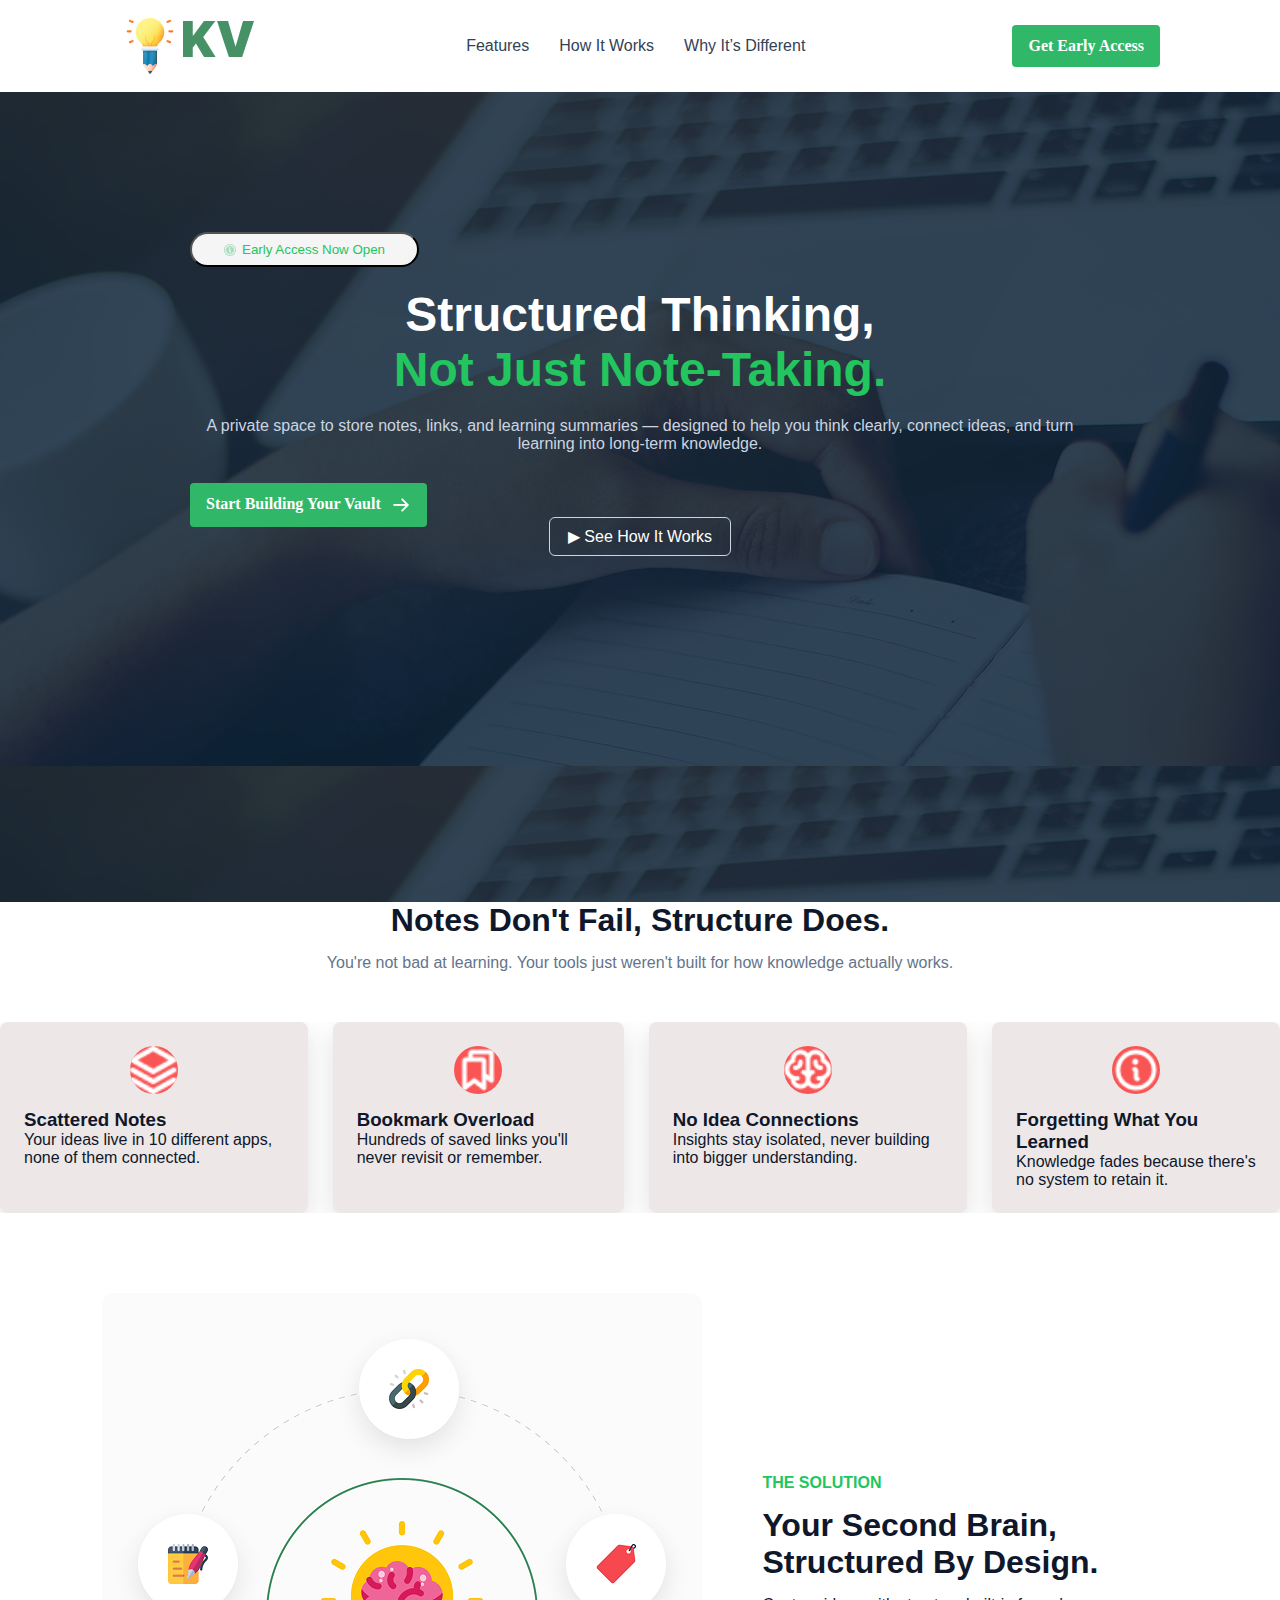
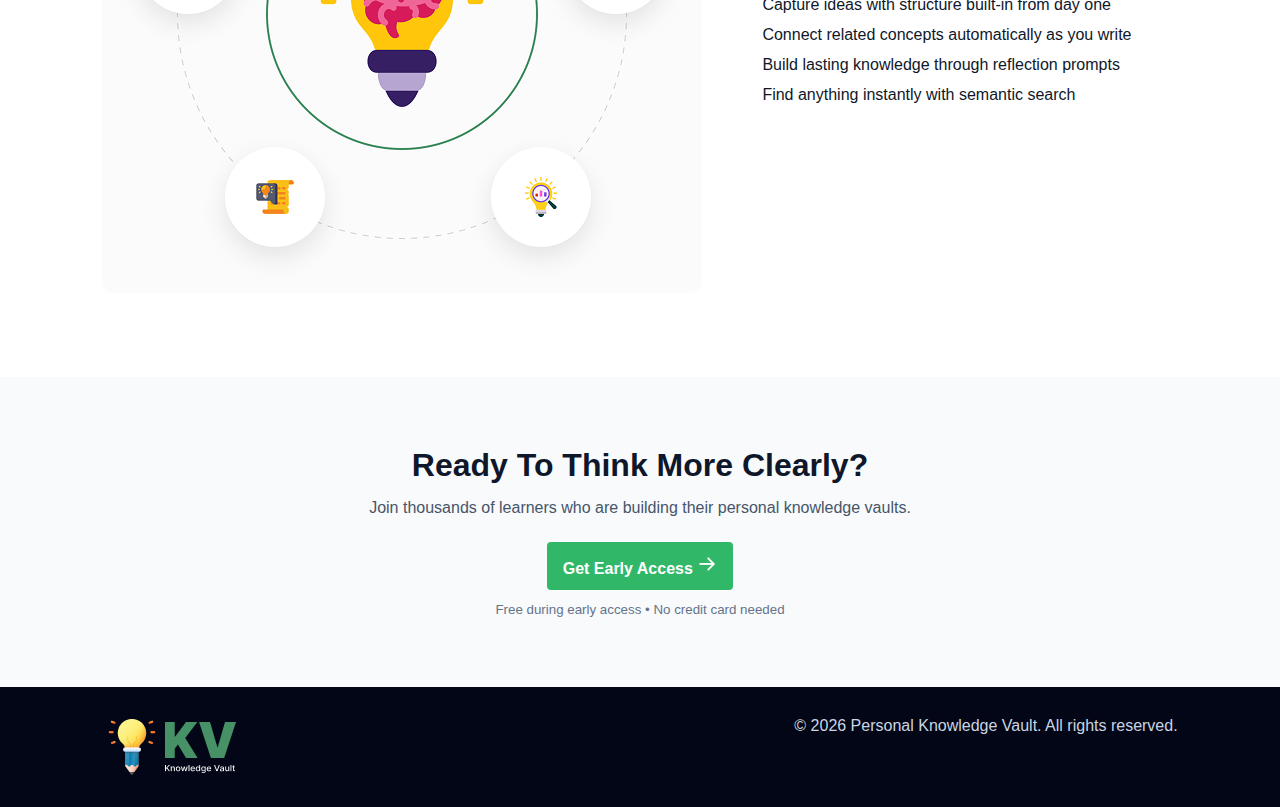
<file: index.html>
<!DOCTYPE html>
<html lang="en">
<head>
    <meta charset="UTF-8">
    <title>Knowledge Vault</title>
    <meta name="viewport" content="width=device-width, initial-scale=1.0">
    <link rel="stylesheet" href="styls.css">
</head>
<body>


<header class="navbar">
    <img src="logo-footer.png" alt="nav logo">

    <nav>
        <ul>
            <li><a href="#">Features</a></li>
            <li><a href="#">How It Works</a></li>
            <li><a href="#">Why It’s Different</a></li>
        </ul>
    </nav>

    <button class="nav-btn">Get Early Access</button>
</header>


<section class="banner">
    <div class="banner-overlay"></div>

    <div class="banner-content">
        <button class="badge"> <img src="Info.png" alt="circle" class="bindo">
            Early Access Now Open</button>
        <h1>
            Structured Thinking,<br>
            <span>Not Just Note-Taking.</span>
        </h1>

        <p>
            A private space to store notes, links, and learning summaries —
            designed to help you think clearly, connect ideas,
            and turn learning into long-term knowledge.
        </p>

        <div class="banner-buttons">
           <button class="btn-primary">
        Start Building Your Vault
        <img src="ArrowRight.png" alt="arrow" class="btn-icon">
    </button>
            <a class="btn-outline" href="#">▶ See How It Works</a>
        </div>
    </div>
</section>


<section class="Notes">
    <div class="title"><h2>Notes Don't Fail, Structure Does.</h2>
    <p class="subtitle">
        You're not bad at learning. Your tools just weren't built for how knowledge actually works.
    </p></div>

    <div class="Notes-cards">
        
        <div class="card">
            <img src="Vector.png" alt="Notes" class="icon">
            <h3>Scattered Notes</h3>
            <p>Your ideas live in 10 different apps, none of them connected.</p>
        </div>

        <div class="card">
            
             <img src="Bookmarks.png" alt="Bookmark" class="icon">
            <h3>Bookmark Overload</h3>
            <p>Hundreds of saved links you'll never revisit or remember.</p>
        </div>

        <div class="card">
           
             <img src="Brain.png" alt="Brain" class="icon">
            <h3>No Idea Connections</h3>
            <p>Insights stay isolated, never building into bigger understanding.</p>
        </div>

        <div class="card">
            
             <img src="Info.png" alt="Info" class="icon">
            <h3>Forgetting What You Learned</h3>
            <p>Knowledge fades because there's no system to retain it.</p>
        </div>
    </div>
</section>


<section class="solution">
    <div class="solution-left">
        
         <img src="knowledge.png" alt="Knowledge">
    </div>

    <div class="solution-right">
        <span class="small-title">THE SOLUTION</span>
        <h2>Your Second Brain,<br>Structured By Design.</h2>

        <ul>
            <li>Capture ideas with structure built-in from day one</li>
            <li>Connect related concepts automatically as you write</li>
            <li>Build lasting knowledge through reflection prompts</li>
            <li>Find anything instantly with semantic search</li>
        </ul>
    </div>
</section>


<section class="cta">
    <h2>Ready To Think More Clearly?</h2>
    <p>Join thousands of learners who are building their personal knowledge vaults.</p>
   <button class="btn-cta">
        Get Early Access
        <img src="ArrowRight.png" alt="arrow" class="btn-icon">
    </button>
    <small>Free during early access • No credit card needed</small>
</section>


<footer>
    <img src="logo-footer.png" alt="footer">
    <p>© 2026 Personal Knowledge Vault. All rights reserved.</p>
</footer>

</body>
</html>
</file>
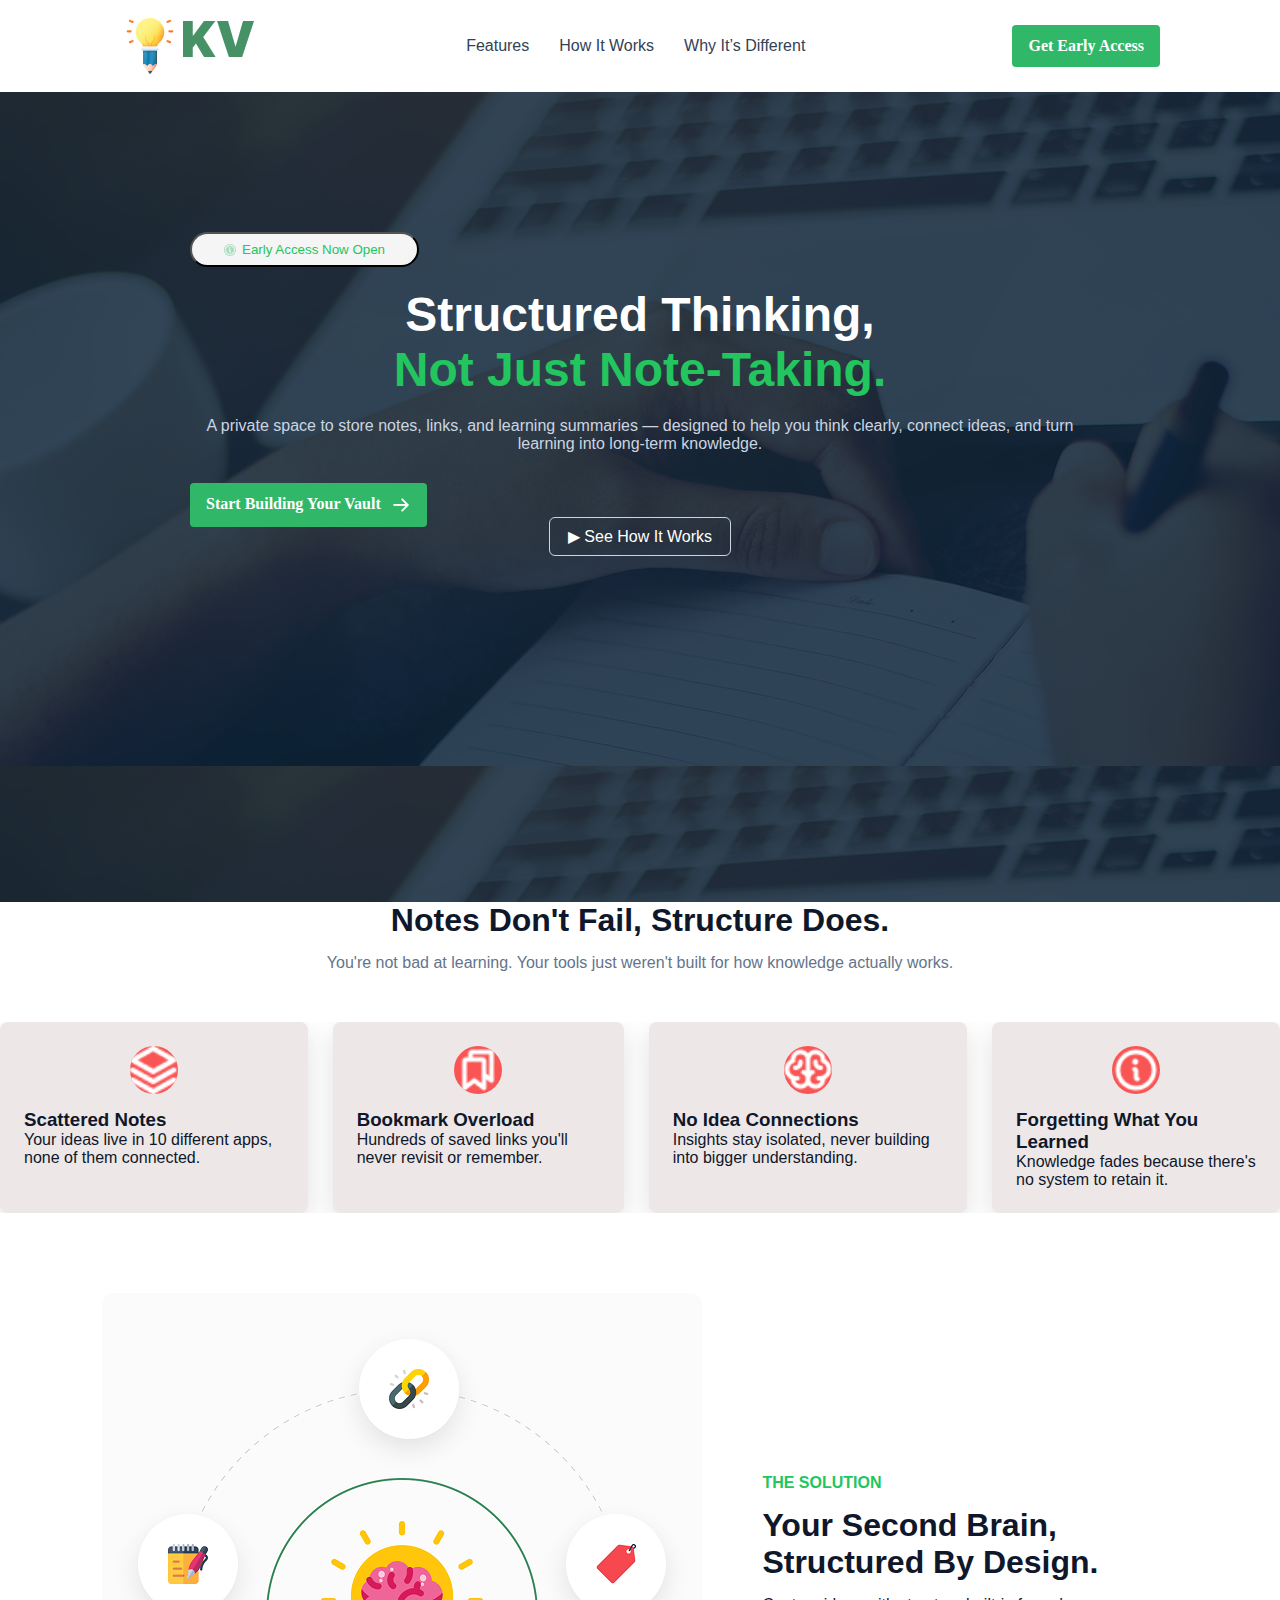
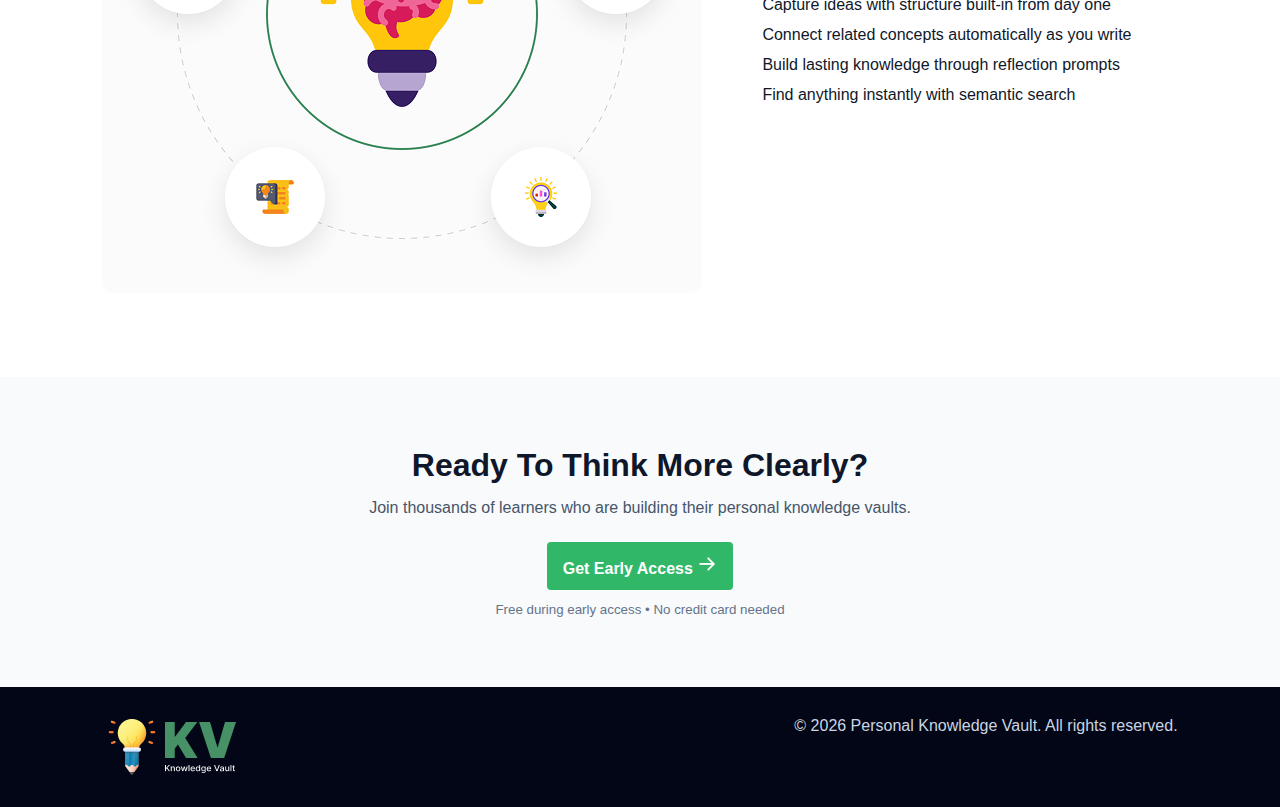
<file: index-test.html>
<!DOCTYPE html>
<html lang="en">
<head>
    <meta charset="UTF-8">
    <title>Knowledge Vault</title>
    <meta name="viewport" content="width=device-width, initial-scale=1.0">
    <link rel="stylesheet" href="styls-test.css">
</head>
<body>


<header class="navbar">
    <img src="logo-footer.png" alt="nav logo">

    <nav>
        <ul>
            <li><a href="#">Features</a></li>
            <li><a href="#">How It Works</a></li>
            <li><a href="#">Why It’s Different</a></li>
        </ul>
    </nav>

    <button class="nav-btn">Get Early Access</button>
</header>


<section class="banner">
    <div class="banner-overlay"></div>

    <div class="banner-content">
        <button class="badge"> <img src="Info.png" alt="circle" class="bindo">
            Early Access Now Open</button>
        <h1>
            Structured Thinking,<br>
            <span>Not Just Note-Taking.</span>
        </h1>

        <p>
            A private space to store notes, links, and learning summaries —
            designed to help you think clearly, connect ideas,
            and turn learning into long-term knowledge.
        </p>

        <div class="banner-buttons">
           <button class="btn-primary">
        Start Building Your Vault
        <img src="ArrowRight.png" alt="arrow" class="btn-icon">
    </button>
            <a class="btn-outline" href="#">▶ See How It Works</a>
        </div>
    </div>
</section>


<section class="Notes">
    <div class="title"><h2>Notes Don't Fail, Structure Does.</h2>
    <p class="subtitle">
        You're not bad at learning. Your tools just weren't built for how knowledge actually works.
    </p></div>

    <div class="Notes-cards">
        
        <div class="card">
            <img src="Vector.png" alt="Notes" class="icon">
            <h3>Scattered Notes</h3>
            <p>Your ideas live in 10 different apps, none of them connected.</p>
        </div>

        <div class="card">
            
             <img src="Bookmarks.png" alt="Bookmark" class="icon">
            <h3>Bookmark Overload</h3>
            <p>Hundreds of saved links you'll never revisit or remember.</p>
        </div>

        <div class="card">
           
             <img src="Brain.png" alt="Brain" class="icon">
            <h3>No Idea Connections</h3>
            <p>Insights stay isolated, never building into bigger understanding.</p>
        </div>

        <div class="card">
            
             <img src="Info.png" alt="Info" class="icon">
            <h3>Forgetting What You Learned</h3>
            <p>Knowledge fades because there's no system to retain it.</p>
        </div>
    </div>
</section>


<section class="solution">
    <div class="solution-left">
        
         <img src="knowledge.png" alt="Knowledge">
    </div>

    <div class="solution-right">
        <span class="small-title">THE SOLUTION</span>
        <h2>Your Second Brain,<br>Structured By Design.</h2>

        <ul>
            <li>Capture ideas with structure built-in from day one</li>
            <li>Connect related concepts automatically as you write</li>
            <li>Build lasting knowledge through reflection prompts</li>
            <li>Find anything instantly with semantic search</li>
        </ul>
    </div>
</section>


<section class="cta">
    <h2>Ready To Think More Clearly?</h2>
    <p>Join thousands of learners who are building their personal knowledge vaults.</p>
   <button class="btn-cta">
        Get Early Access
        <img src="ArrowRight.png" alt="arrow" class="btn-icon">
    </button>
    <small>Free during early access • No credit card needed</small>
</section>


<footer>
    <img src="logo-footer.png" alt="footer">
    <p>© 2026 Personal Knowledge Vault. All rights reserved.</p>
</footer>

</body>
</html>
</file>
<file: styls.css>
* {
    margin: 0;
    padding: 0;
    box-sizing: border-box;
}

body {
    font-family: "Segoe UI", sans-serif;
    color: #0f172a;
    background: #ffffff;
}


.navbar {
    display: flex;
    justify-content: space-between;
    align-items: center;
    padding: 16px 120px;
    
}

nav ul{
    font-size: 16px;
    display: flex;
    flex-direction: row;
    justify-content: space-between;
    align-items: center;
}

nav ul li {
    list-style: none;
}

.bindo{
    
width: 12px;
height: 12px;
    background-color: #30B868;
    border-radius: 1000px;
    opacity: 0.4;
}


.navbar nav a {
    margin: 0 15px;
    text-decoration: none;
    color: #334155;
    font-weight: 500;
}

.nav-btn {
   padding: 12px 16px;
    border-radius: 4px;
background: 
#30B868;
border: none;
cursor: pointer;
color: rgba(255, 255, 255, 1);
font-family: Inter;
font-style: Semi Bold;
font-size: 16px;
font-weight: 600;
}

.nav-btn:hover {
    opacity: 0.9;
    background-color: rgb(76, 222, 76);
    color: black;
}



.banner {
    position: relative;
    height: 90vh;
    background: url("hero-bg.png") ;
}

.banner-overlay {
    position: absolute;
    inset: 0;
    
}

.banner-content {
    position: relative;
    z-index: 2;
    max-width: 900px;
    margin: auto;
    padding-top: 140px;
    text-align: center;
    color: white;
}

.badge {
      background: whitesmoke;
    color: #22c55e;
    
width: 229px;
height: 35px;
display: flex;
flex-direction: row;
justify-content: center;
align-items: center;
gap: 6px;
padding: 8px 12px 8px 12px;
border-radius: 1000px;
}

.badge:hover {
    opacity: 0.9;
    background-color: rgb(76, 222, 76);
    color: black;
}

.banner h1 {
    font-size: 48px;
    margin: 20px 0;
}

.banner h1 span {
    color: #22c55e;
}

.btn-outline:hover {
    opacity: 0.9;
    background-color: rgb(76, 222, 76);
    color: black;
}
.banner p {
    color: #cbd5e1;
    margin-bottom: 30px;
}

.banner-buttons a {
    margin: 0 10px;
}

    
.btn-primary {
     padding: 12px 16px;
    border-radius: 4px;
background: 
#30B868;
border: none;
cursor: pointer;
color: rgba(255, 255, 255, 1);
font-family: Inter;
font-style: Semi Bold;
font-size: 16px;
font-weight: 600;
display: flex;
flex-direction: row;
justify-content: space-between;
gap: 10px;
}


.btn-primary:hover {
    opacity: 0.9;
    background-color: rgb(76, 222, 76);
    color: black;
}
.btn-outline {
    border: 1px solid #cbd5e1;
    padding: 10px 18px;
    border-radius: 6px;
    text-decoration: none;
    color: white;
}



.Notes-cards {
    display: flex;
    gap: 25px;
    flex-wrap: nowrap; 
    overflow-x: auto;   
     
}


.Notes h2 {
    font-size: 32px;
    
}
.title {
    text-align: center;
}


.subtitle {
    color: #64748b;
    margin: 15px 0 50px;
}


.card {
   border-radius: 8px;
box-shadow: 0 8px 24px rgba(0, 0, 0, 0.12);

background: rgb(237, 231, 231);
padding: 24px;
}

.icon {

    width: 48px;
    height: 48px;
    margin-bottom: 15px;

    background: rgba(249, 85, 85, 1);
    border-radius: 50%;

    display: flex;
    align-items: center;
    justify-content: center;

    margin-left: auto;
    margin-right: auto;
}

/* SOLUTION */
.solution {
    display: flex;
    align-items: center;
    padding: 80px 8%;
    gap: 60px;
}

.solution-left .circle {
    width: 260px;
    height: 260px;
    background: #dcfce7;
    border-radius: 50%;
    display: flex;
    align-items: center;
    justify-content: center;
    font-size: 60px;
}

.small-title {
    color: #22c55e;
    font-weight: 600;
}

.solution h2 {
    font-size: 32px;
    margin: 15px 0;
}

.solution ul {
    list-style: none;
}

.solution li {
    margin: 12px 0;
}


.cta {
    background: #f8fafc;
    text-align: center;
    padding: 70px 20px;
}

.cta h2 {
    font-size: 32px;
}

.cta p {
    margin: 15px 0 25px;
    color: #475569;
}

.cta small {
    display: block;
    margin-top: 12px;
    color: #64748b;
}

.btn-cta {
padding: 12px 16px;
border-radius: 4px;
background: 
#30B868;
border: none;
cursor: pointer;
color: rgba(255, 255, 255, 1);
font-style: Semi Bold;
font-size: 16px;
font-weight: 600;
gap: 10px;
}
.btn-cta:hover {
    opacity: 0.9;
    background-color: rgb(76, 222, 76);
    color: black;
}

footer {
    background: #020617;
    color: #cbd5e1;
    padding: 30px 8%;
    display: flex;
    justify-content: space-between;
}
</file>
<file: styls-test.css>
* {
    margin: 0;
    padding: 0;
    box-sizing: border-box;
}

body {
    font-family: "Segoe UI", sans-serif;
    color: #0f172a;
    background: #ffffff;
}


.navbar {
    display: flex;
    justify-content: space-between;
    align-items: center;
    padding: 16px 120px;
    
}

nav ul{
    font-size: 16px;
    display: flex;
    flex-direction: row;
    justify-content: space-between;
    align-items: center;
}

nav ul li {
    list-style: none;
}

.bindo{
    
width: 12px;
height: 12px;
    background-color: #30B868;
    border-radius: 1000px;
    opacity: 0.4;
}


.navbar nav a {
    margin: 0 15px;
    text-decoration: none;
    color: #334155;
    font-weight: 500;
}

.nav-btn {
   padding: 12px 16px;
    border-radius: 4px;
background: 
#30B868;
border: none;
cursor: pointer;
color: rgba(255, 255, 255, 1);
font-family: Inter;
font-style: Semi Bold;
font-size: 16px;
font-weight: 600;
}

.nav-btn:hover {
    opacity: 0.9;
    background-color: rgb(76, 222, 76);
    color: black;
}



.banner {
    position: relative;
    height: 90vh;
    background: url("hero-bg.png") ;
}

.banner-overlay {
    position: absolute;
    inset: 0;
    
}

.banner-content {
    position: relative;
    z-index: 2;
    max-width: 900px;
    margin: auto;
    padding-top: 140px;
    text-align: center;
    color: white;
}

.badge {
      background: whitesmoke;
    color: #22c55e;
    
width: 229px;
height: 35px;
display: flex;
flex-direction: row;
justify-content: center;
align-items: center;
gap: 6px;
padding: 8px 12px 8px 12px;
border-radius: 1000px;
}

.badge:hover {
    opacity: 0.9;
    background-color: rgb(76, 222, 76);
    color: black;
}

.banner h1 {
    font-size: 48px;
    margin: 20px 0;
}

.banner h1 span {
    color: #22c55e;
}

.banner p {
    color: #cbd5e1;
    margin-bottom: 30px;
}

.banner-buttons a {
    margin: 0 10px;
}

    
.btn-primary {
     padding: 12px 16px;
    border-radius: 4px;
background: 
#30B868;
border: none;
cursor: pointer;
color: rgba(255, 255, 255, 1);
font-family: Inter;
font-style: Semi Bold;
font-size: 16px;
font-weight: 600;
display: flex;
flex-direction: row;
justify-content: space-between;
gap: 10px;
}


.btn-primary:hover {
    opacity: 0.9;
    background-color: rgb(76, 222, 76);
    color: black;
}
.btn-outline {
    border: 1px solid #cbd5e1;
    padding: 10px 18px;
    border-radius: 6px;
    text-decoration: none;
    color: white;
}



.Notes-cards {
    display: flex;
    gap: 25px;
    flex-wrap: nowrap; 
    overflow-x: auto;   
     
}


.Notes h2 {
    font-size: 32px;
    
}
.title {
    text-align: center;
}


.subtitle {
    color: #64748b;
    margin: 15px 0 50px;
}


.card {
   border-radius: 8px;
box-shadow: 0 8px 24px rgba(0, 0, 0, 0.12);

background: rgb(237, 231, 231);
padding: 24px;
}

.icon {

    width: 48px;
    height: 48px;
    margin-bottom: 15px;

    background: rgba(249, 85, 85, 1);
    border-radius: 50%;

    display: flex;
    align-items: center;
    justify-content: center;

    margin-left: auto;
    margin-right: auto;
}

/* SOLUTION */
.solution {
    display: flex;
    align-items: center;
    padding: 80px 8%;
    gap: 60px;
}

.solution-left .circle {
    width: 260px;
    height: 260px;
    background: #dcfce7;
    border-radius: 50%;
    display: flex;
    align-items: center;
    justify-content: center;
    font-size: 60px;
}

.small-title {
    color: #22c55e;
    font-weight: 600;
}

.solution h2 {
    font-size: 32px;
    margin: 15px 0;
}

.solution ul {
    list-style: none;
}

.solution li {
    margin: 12px 0;
}


.cta {
    background: #f8fafc;
    text-align: center;
    padding: 70px 20px;
}

.cta h2 {
    font-size: 32px;
}

.cta p {
    margin: 15px 0 25px;
    color: #475569;
}

.cta small {
    display: block;
    margin-top: 12px;
    color: #64748b;
}

.btn-cta {
padding: 12px 16px;
border-radius: 4px;
background: 
#30B868;
border: none;
cursor: pointer;
color: rgba(255, 255, 255, 1);
font-style: Semi Bold;
font-size: 16px;
font-weight: 600;
gap: 10px;
}

footer {
    background: #020617;
    color: #cbd5e1;
    padding: 30px 8%;
    display: flex;
    justify-content: space-between;
}
</file>
